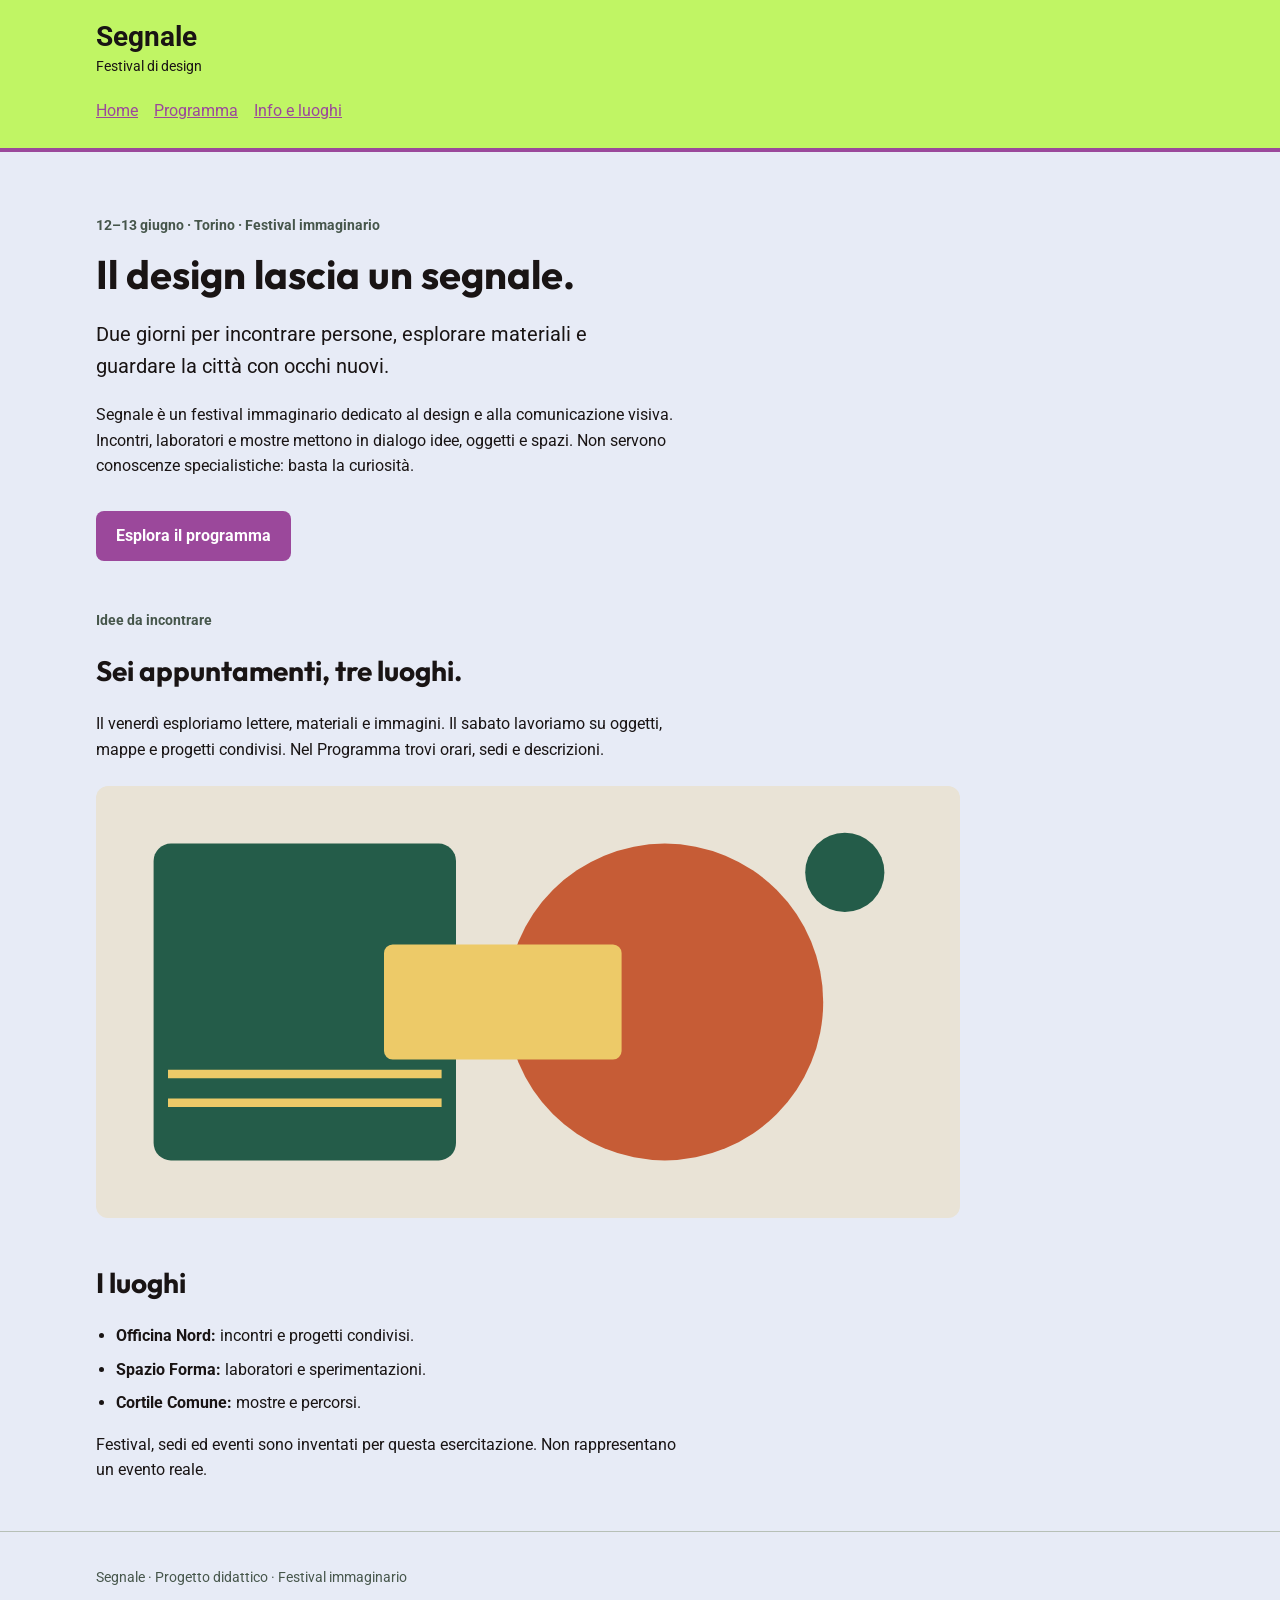
<file: index.html>
<!doctype html>
<html lang="it">
<head>
  <meta charset="utf-8">
  <meta name="viewport" content="width=device-width, initial-scale=1">
  <title>Segnale — Festival di design</title>

  <link rel="stylesheet" href="style.css">
  <link rel="preconnect" href="https://fonts.googleapis.com">
  <link rel="preconnect" href="https://fonts.gstatic.com" crossorigin>
  <link href="https://fonts.googleapis.com/css2?family=Outfit:wght@400;500;600;700&family=Roboto:wght@400;500;700&display=swap" rel="stylesheet">
</head>
<body>
  <a class="skip-link" href="#contenuto">Vai al contenuto</a>
  <header class="site-header">
    <div class="container">
      <a class="brand" href="index.html">Segnale<span>Festival di design</span></a>
      <nav aria-label="Navigazione principale">
        <a href="index.html" aria-current="page">Home</a>
        <a href="programma.html">Programma</a>
        <a href="info.html">Info e luoghi</a>
      </nav>
    </div>
  </header>

  <main id="contenuto" class="container">
    <section class="intro" aria-labelledby="titolo-home">
      <p class="eyebrow">12–13 giugno · Torino · Festival immaginario</p>
      <h1 id="titolo-home">Il design lascia un segnale.</h1>
      <p class="lead">Due giorni per incontrare persone, esplorare materiali e guardare la città con occhi nuovi.</p>
      <p class="reading-text">Segnale è un festival immaginario dedicato al design e alla comunicazione visiva. Incontri, laboratori e mostre mettono in dialogo idee, oggetti e spazi. Non servono conoscenze specialistiche: basta la curiosità.</p>
      <a class="button-link" href="programma.html">Esplora il programma</a>
    </section>

    <section class="content-section" aria-labelledby="titolo-festival">
      <p class="eyebrow">Idee da incontrare</p>
      <h2 id="titolo-festival">Sei appuntamenti, tre luoghi.</h2>
      <p class="reading-text">Il venerdì esploriamo lettere, materiali e immagini. Il sabato lavoriamo su oggetti, mappe e progetti condivisi. Nel Programma trovi orari, sedi e descrizioni.</p>
      <img class="festival-image" src="assets/festival.svg" alt="Composizione geometrica di cerchi e rettangoli nei colori del festival" width="1200" height="600">
    </section>

    <section class="content-section" aria-labelledby="titolo-luoghi">
      <h2 id="titolo-luoghi">I luoghi</h2>
      <ul class="venues">
        <li><strong>Officina Nord:</strong> incontri e progetti condivisi.</li>
        <li><strong>Spazio Forma:</strong> laboratori e sperimentazioni.</li>
        <li><strong>Cortile Comune:</strong> mostre e percorsi.</li>
      </ul>
      <p class="reading-text">Festival, sedi ed eventi sono inventati per questa esercitazione. Non rappresentano un evento reale.</p>
    </section>
  </main>

  <footer class="site-footer"><div class="container"><p>Segnale · Progetto didattico · Festival immaginario</p></div></footer>
</body>
</html>
</file>
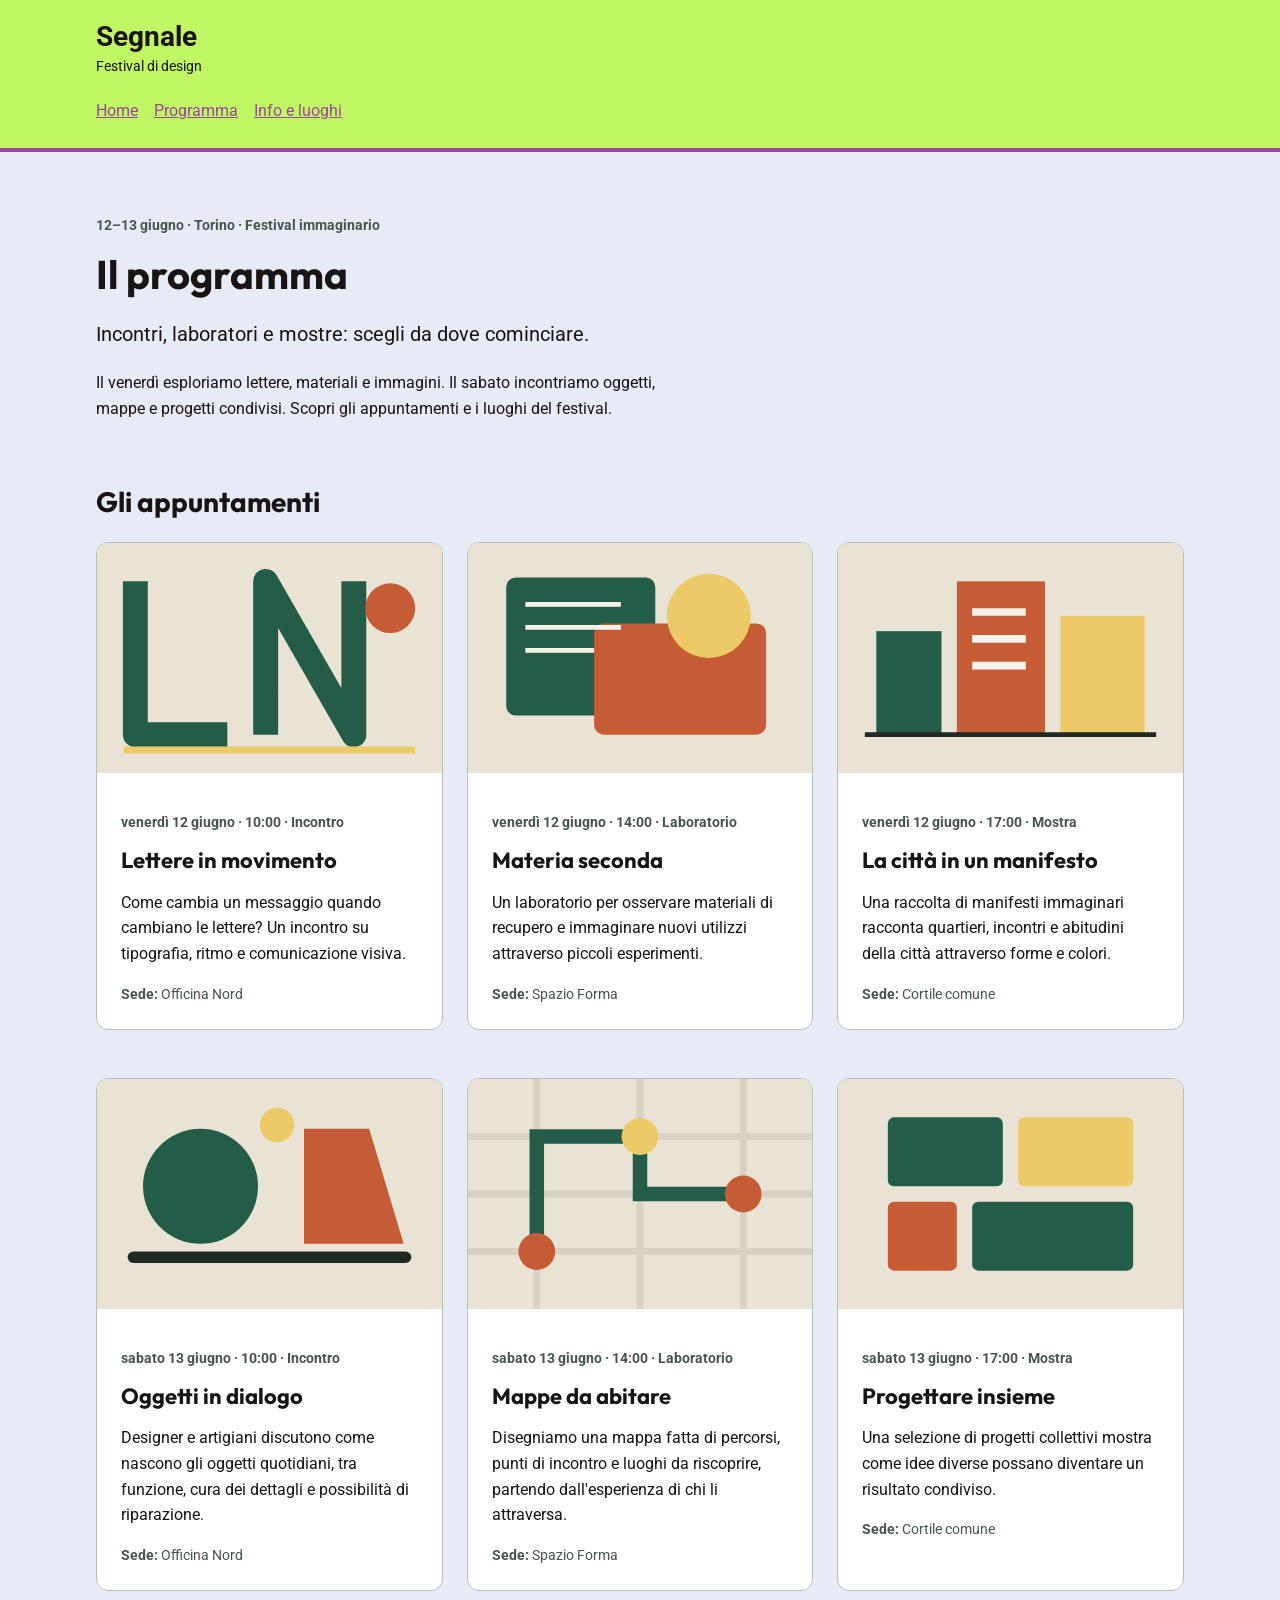
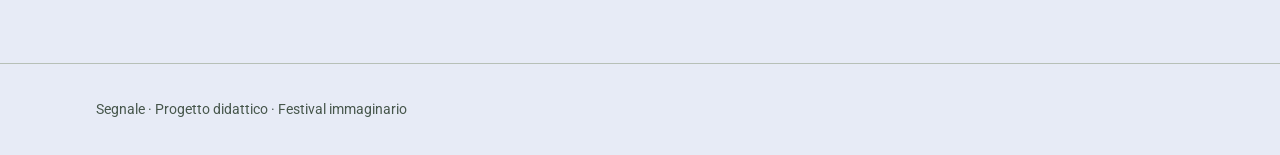
<file: programma.html>
<!doctype html>
<html lang="it">
<head>
  <meta charset="utf-8">
  <meta name="viewport" content="width=device-width, initial-scale=1">
  <title>Segnale — Festival di design</title>

  <link rel="stylesheet" href="style.css">
  <link rel="preconnect" href="https://fonts.googleapis.com">
  <link rel="preconnect" href="https://fonts.gstatic.com" crossorigin>
  <link href="https://fonts.googleapis.com/css2?family=Outfit:wght@400;500;600;700&family=Roboto:wght@400;500;700&display=swap" rel="stylesheet">
</head>

<body>
  <a class="skip-link" href="#contenuto">Vai al contenuto</a>

  <header class="site-header">
    <div class="container">
      <a class="brand" href="index.html">
        Segnale<span>Festival di design</span>
      </a>

      <nav aria-label="Navigazione principale">
        <a href="index.html">Home</a>
        <a href="programma.html" aria-current="page">Programma</a>
        <a href="info.html">Info e luoghi</a>
      </nav>
    </div>
  </header>

  <main id="contenuto" class="container">
    <section class="intro" aria-labelledby="titolo-programma">
      <p class="eyebrow">12–13 giugno · Torino · Festival immaginario</p>
      <h1 id="titolo-programma">Il programma</h1>
      <p class="lead">Incontri, laboratori e mostre: scegli da dove cominciare.</p>
      <p class="reading-text">
        Il venerdì esploriamo lettere, materiali e immagini. Il sabato
        incontriamo oggetti, mappe e progetti condivisi. Scopri gli
        appuntamenti e i luoghi del festival.
      </p>
    </section>

    <section class="content-section" aria-labelledby="titolo-eventi">
      <h2 id="titolo-eventi">Gli appuntamenti</h2>

      <div class="event-grid" id="event-grid" aria-live="polite">
        <p>Caricamento degli appuntamenti…</p>
      </div>
    </section>
  </main>

  <footer class="site-footer">
    <div class="container">
      <p>Segnale · Progetto didattico · Festival immaginario</p>
    </div>
  </footer>

  <script>
    const grigliaEventi = document.querySelector("#event-grid");

    function creaScheda(evento, sedi) {
      const sede = sedi.find((elemento) => elemento.id === evento.sede_id);

      const dataFormattata = new Date(`${evento.data}T00:00:00`)
        .toLocaleDateString("it-IT", {
          weekday: "long",
          day: "numeric",
          month: "long"
        });

      const articolo = document.createElement("article");
      articolo.className = "event-card";

      const immagine = document.createElement("img");
      immagine.src = evento.immagine;
      immagine.alt = evento.immagine_alt;
      immagine.width = 900;
      immagine.height = 600;

      const corpo = document.createElement("div");
      corpo.className = "event-body";

      const metadati = document.createElement("p");
      metadati.className = "event-meta";
      metadati.textContent =
        `${dataFormattata} · ${evento.orario} · ${evento.categoria}`;

      const titolo = document.createElement("h3");
      titolo.textContent = evento.titolo;

      const descrizione = document.createElement("p");
      descrizione.textContent = evento.descrizione;

      const luogo = document.createElement("p");
      luogo.className = "event-place";

      const etichettaSede = document.createElement("strong");
      etichettaSede.textContent = "Sede:";
      luogo.append(etichettaSede, ` ${sede ? sede.nome : "Sede da definire"}`);

      corpo.append(metadati, titolo, descrizione, luogo);
      articolo.append(immagine, corpo);

      return articolo;
    }

    async function caricaEventi() {
      try {
        const [rispostaEventi, rispostaSedi] = await Promise.all([
          fetch("dati/eventi.json"),
          fetch("dati/sedi.json")
        ]);

        if (!rispostaEventi.ok || !rispostaSedi.ok) {
          throw new Error("Non è stato possibile leggere i file JSON.");
        }

        const [eventi, sedi] = await Promise.all([
          rispostaEventi.json(),
          rispostaSedi.json()
        ]);

        if (!Array.isArray(eventi) || !Array.isArray(sedi)) {
          throw new Error("Il formato dei dati non è valido.");
        }

        grigliaEventi.replaceChildren();

        if (eventi.length === 0) {
          grigliaEventi.textContent =
            "Non ci sono appuntamenti da mostrare.";
          return;
        }

        eventi.forEach((evento) => {
          grigliaEventi.append(creaScheda(evento, sedi));
        });
      } catch (errore) {
        console.error("Errore durante il caricamento del programma:", errore);
        grigliaEventi.textContent =
          "Non è stato possibile caricare il programma.";
      }
    }

    caricaEventi();
  </script>
</body>
</html>
</file>
<file: style.css>
/* Stile iniziale: tipografia, colori e variabili CSS sono già predisposti.
   Lavoreremo su collegamenti, CSS condiviso e disposizione delle schede. */

/* Scelte comuni: ogni regola usa var() per richiamarne il valore. */
:root {
  --colore-primario: #9B489B;
  --colore-primario-scuro: #7F557D;
  --colore-sfondo:#DAE0F2A3  ;
  --colore-testo: #191414;
  --font-testo: Roboto, Helvetica, arial, sans-serif;
  --font-titoli: Outfit, Helvetica, arial, sans-serif;
}

* {
  box-sizing: border-box;
}

body {
  margin: 0;
  background: var(--colore-sfondo);
  color: var(--colore-testo);
  font-family: var(--font-testo);
  font-size: 1rem;
  line-height: 1.6;
}

a {
  color: var(--colore-primario);
}

a:hover {
  text-decoration-thickness: 3px;
}

a:focus-visible {
  outline: 3px solid var(--colore-testo);
  outline-offset: 4px;
}

.container {
  width: 92%;
  max-width: 68rem;
  margin: 0 auto;
}

.site-header {
  position: sticky;
  top: 0;
  z-index: 1000;
  padding: 1.25rem 0;
  border-bottom: 4px solid var(--colore-primario);
  background: #c0f564;
}

.brand {
  display: inline-block;
  color: var(--colore-testo);
  font-size: 1.75rem;
  font-weight: bold;
  line-height: 1.2;
  text-decoration: none;
}

.brand span {
  display: block;
  margin-top: 0.25rem;
  font-size: 0.875rem;
  font-weight: normal;
}

nav {
  display: flex;
  flex-direction: column;
  align-items: flex-start;
  gap: 0.5rem;
  margin-top: 1rem;
}

nav a {
  display: block;
  margin-right: 0;
  padding: 0.25rem 0;
}

@media (min-width: 600px) {
  nav {
    flex-direction: row;
    flex-wrap: wrap;
    align-items: center;
    column-gap: 1rem;
    row-gap: 0.5rem;
  }
}

.intro {
  padding: 3rem 0 1rem;
}

.eyebrow,
.event-meta {
  color: #46564b;
  font-size: 0.875rem;
  font-weight: bold;
}

h1,
h2,
h3 {
  font-family: var(--font-titoli);
  line-height: 1.2;
}

h1 {
  max-width: 18ch;
  margin: 0.75rem 0 1.25rem;
  font-size: 2.5rem;
}

h2 {
  font-size: 1.75rem;
}

h3 {
  margin: 0.5rem 0 0.75rem;
  font-size: 1.375rem;
}

.lead {
  max-width: 48ch;
  font-size: 1.25rem;
}

.reading-text {
  max-width: 65ch;
}

.button-link {
  display: inline-block;
  margin-top: 1rem;
  padding: 0.75rem 1.25rem;
  border-radius: 0.5rem;
  background: var(--colore-primario);
  color: #ffffff;
  font-weight: bold;
  text-decoration: none;
}

.button-link:hover {
  background: var(--colore-primario-scuro);
}

.content-section {
  margin: 2rem 0 3rem;
}

.festival-image {
  display: block;
  width: 100%;
  max-width: 54rem;
  height: auto;
  margin-top: 1.5rem;
  border-radius: 0.75rem;
}

.venues {
  padding-left: 1.25rem;
}

.venues li {
  margin-bottom: 0.5rem;
}

.event-grid {
  display: grid;
  grid-template-columns: 1fr;
  gap: 1.5rem;
}

@media (min-width: 600px) {
  .event-grid {
    grid-template-columns: repeat(2, minmax(0, 1fr));
  }
}

.event-card {
  margin-bottom: 1.5rem;
  overflow: hidden;
  border: 1px solid #b7c0b7;
  border-radius: 0.75rem;
  background: #ffffff;
}

.event-card img {
  display: block;
  width: 100%;
  height: auto;
}

.event-body {
  padding: 1.5rem;
}

.event-body p:last-child {
  margin-bottom: 0;
}

.event-place {
  color: #46564b;
  font-size: 0.875rem;
}

.site-footer {
  padding: 1.25rem 0;
  border-top: 1px solid #b7c0b7;
  color: #46564b;
  font-size: 0.875rem;
}

.skip-link {
  position: absolute;
  top: -6rem;
  left: 1rem;
  padding: 0.75rem 1rem;
  background: #ffffff;
  color: var(--colore-testo);
}

.skip-link:focus {
  top: 1rem;
}

.event-grid {
  display: grid;
  grid-template-columns: 1fr;
}

@media (min-width: 600px) {
  .event-grid {
    grid-template-columns: repeat(2, 1fr);
  }
}

@media (min-width: 1024px) {
  .event-grid {
    grid-template-columns: repeat(3, 1fr);
  }
}

.galleria-luoghi {
  width: 100%;
  max-width: 54rem;
}

.galleria-luoghi figure {
  margin: 0;
}

.galleria-luoghi img {
  display: block;
  width: 100%;
  height: auto;
  max-height: 32rem;
  object-fit: contain;
}

.galleria-luoghi figcaption {
  padding: 0.75rem 3rem;
  text-align: center;
  overflow-wrap: anywhere;
}

.galleria-luoghi .swiper-button-prev,
.galleria-luoghi .swiper-button-next {
  color: var(--colore-primario);
}

.mappa-sedi {
  display: block;
  width: 100%;
  height: 28rem;
  border: 0;
  border-radius: 0.75rem;
}

.content-section[aria-labelledby="titolo-galleria"] {
  margin-bottom: 0 !important;
  padding-bottom: 0 !important;
}

.content-section[aria-labelledby="titolo-come-arrivare"] {
  margin-top: 0 !important;
  padding-top: 0 !important;
}

.content-section[aria-labelledby="titolo-come-arrivare"] > h2 {
  margin-top: 0 !important;
}

.galleria-luoghi {
  position: relative;
  width: 100%;
  max-width: 54rem;
}

.galleria-luoghi figure {
  margin: 0;
}

.galleria-luoghi img {
  display: block;
  width: 100%;
  height: auto;
  max-height: 32rem;
  object-fit: contain;
}

.galleria-luoghi figcaption {
  padding: 0.75rem 3rem;
  text-align: center;
  overflow-wrap: anywhere;
}

.galleria-luoghi .swiper-button-prev,
.galleria-luoghi .swiper-button-next {
  color: var(--colore-primario);
}
</file>
